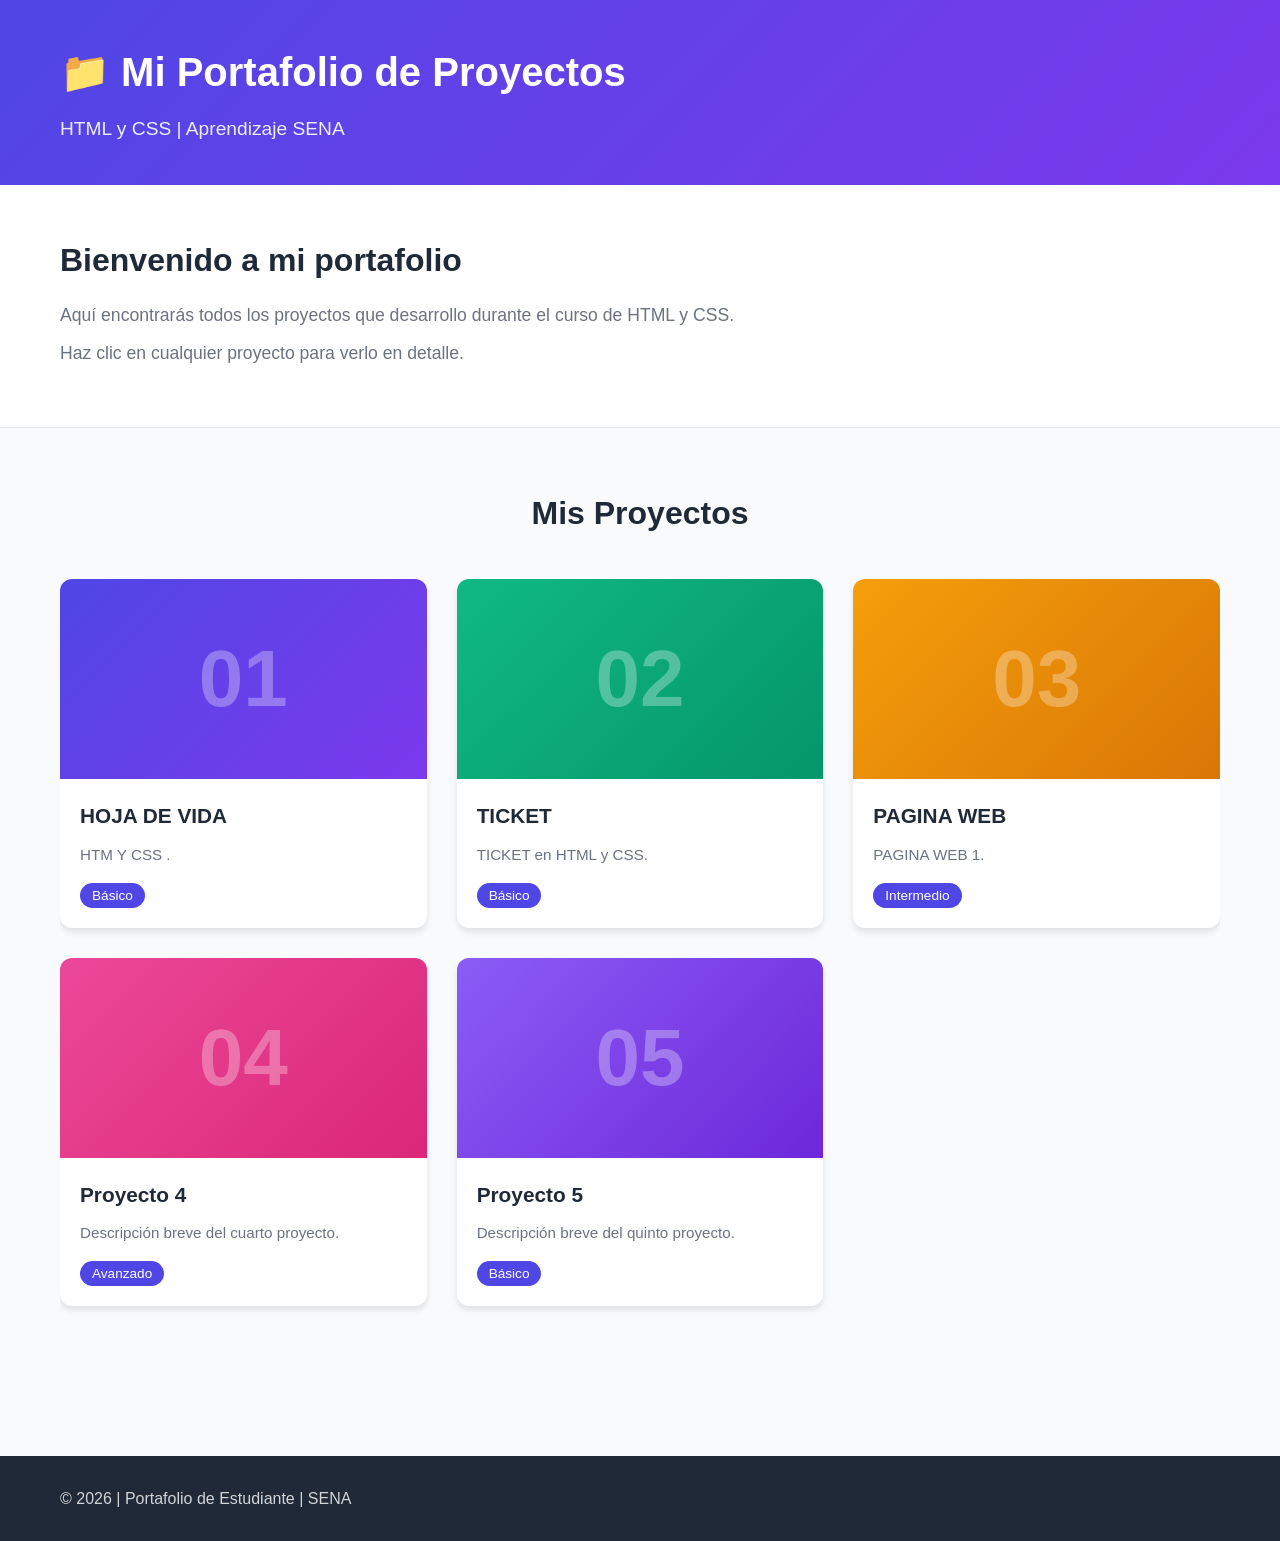
<file: index.HTML>
<!DOCTYPE html>
<html lang="es">
<head>
    <meta charset="UTF-8">
    <meta name="viewport" content="width=device-width, initial-scale=1.0">
    <title>Mis Proyectos | Portafolio de Estudiante</title>
    <link rel="stylesheet" href="3.CSS">
</head>
<body>
    <header class="header">
        <div class="container">
            <h1 class="titulo">📁 Mi Portafolio de Proyectos</h1>
            <p class="subtitulo">HTML y CSS | Aprendizaje SENA</p>
        </div>
    </header>

    <section class="hero">
        <div class="container">
            <h2>Bienvenido a mi portafolio</h2>
            <p>Aquí encontrarás todos los proyectos que desarrollo durante el curso de HTML y CSS.</p>
            <p>Haz clic en cualquier proyecto para verlo en detalle.</p>
        </div>
    </section>

    <main class="main">
        <div class="container">
            <h2 class="section-title">Mis Proyectos</h2>

            <div class="galeria">
                <a href="HOJA DE VIDA/HOJA.html" class="proyecto-card">
                    <div class="proyecto-imagen proyecto-1">
                        <span class="numero-proyecto">01</span>
                        <div class="overlay">
                            <span class="ver-mas">Ver Proyecto →</span>
                        </div>
                    </div>
                    <div class="proyecto-info">
                        <h3>HOJA DE VIDA</h3>
                        <p>HTM Y CSS .</p>
                        <span class="etiqueta">Básico</span>
                    </div>
                </a>

                <a href="TICKET/TICKET.HTML" class="proyecto-card">
                    <div class="proyecto-imagen proyecto-2">
                        <span class="numero-proyecto">02</span>
                        <div class="overlay">
                            <span class="ver-mas">Ver Proyecto →</span>
                        </div>
                    </div>
                    <div class="proyecto-info">
                        <h3>TICKET</h3>
                        <p>TICKET en HTML y CSS.</p>
                        <span class="etiqueta">Básico</span>
                    </div>
                </a>

                <a href="PAGINA WEB/1.HTML" class="proyecto-card">
                    <div class="proyecto-imagen proyecto-3">
                        <span class="numero-proyecto">03</span>
                        <div class="overlay">
                            <span class="ver-mas">Ver Proyecto →</span>
                        </div>
                    </div>
                    <div class="proyecto-info">
                        <h3>PAGINA WEB</h3>
                        <p>PAGINA WEB 1.</p>
                        <span class="etiqueta">Intermedio</span>
                    </div>
                </a>

                <a href="./proyecto3/index.html" class="proyecto-card">
                    <div class="proyecto-imagen proyecto-4">
                        <span class="numero-proyecto">04</span>
                        <div class="overlay">
                            <span class="ver-mas">Ver Proyecto →</span>
                        </div>
                    </div>
                    <div class="proyecto-info">
                        <h3>Proyecto 4</h3>
                        <p>Descripción breve del cuarto proyecto.</p>
                        <span class="etiqueta">Avanzado</span>
                    </div>
                </a>

                <a href="2.HTML" class="proyecto-card">
                    <div class="proyecto-imagen proyecto-5">
                        <span class="numero-proyecto">05</span>
                        <div class="overlay">
                            <span class="ver-mas">Ver Proyecto →</span>
                        </div>
                    </div>
                    <div class="proyecto-info">
                        <h3>Proyecto 5</h3>
                        <p>Descripción breve del quinto proyecto.</p>
                        <span class="etiqueta">Básico</span>
                    </div>
                </a>

            </div>
        </div>
    </main>

    <footer class="footer">
        <div class="container">
            <p>&copy; 2026 | Portafolio de Estudiante | SENA</p>
        </div>
    </footer>
</body>
</html>
</file>
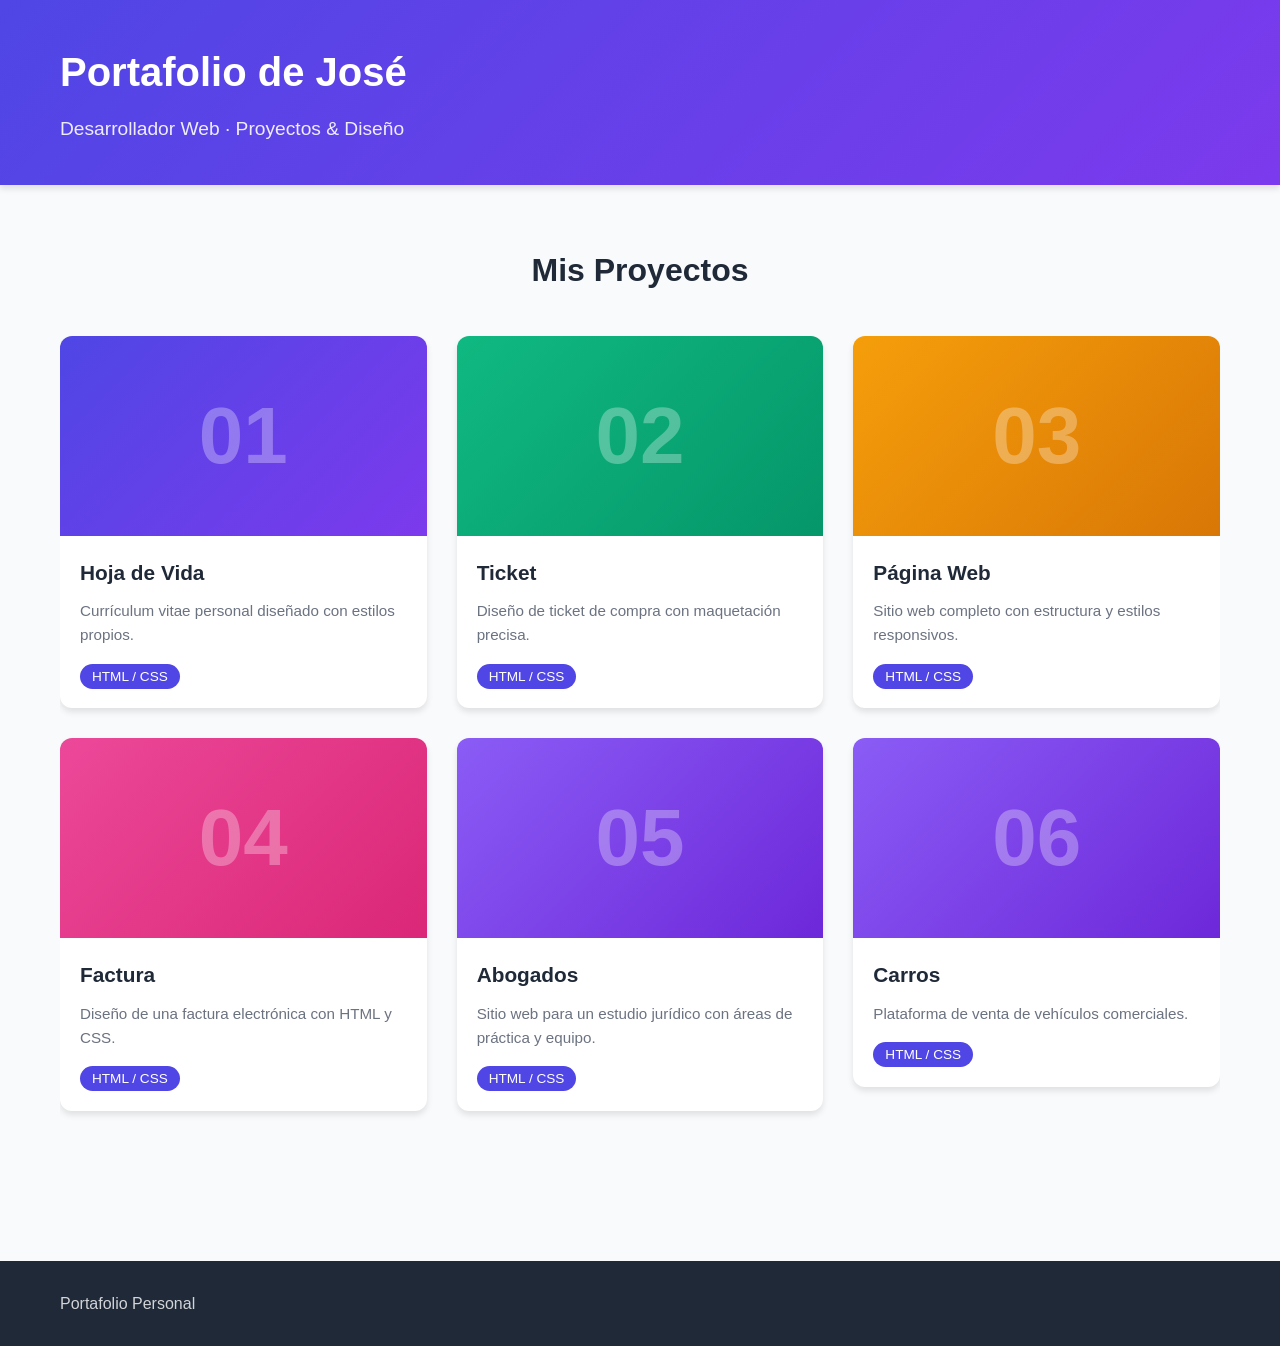
<file: index.html>
<!DOCTYPE html>
<html lang="es">
<head>
    <meta charset="UTF-8">
    <meta name="viewport" content="width=device-width, initial-scale=1.0">
    <title>PORTAFOLIO DE JOSE</title>
</head>
<body>

    <header class="header">
        <div class="container">
            <h1 class="titulo">Portafolio de José</h1>
            <p class="subtitulo">Desarrollador Web · Proyectos & Diseño</p>
        </div>
    </header>

    <main class="main">
        <div class="container">
            <h2 class="section-title">Mis Proyectos</h2>
            <div class="galeria">

                <a href="HOJA%20DE%20VIDA/HOJA.html" class="proyecto-card">
                    <div class="proyecto-imagen proyecto-1">
                        <span class="numero-proyecto">01</span>
                        <div class="overlay"><span class="ver-mas">Ver Proyecto</span></div>
                    </div>
                    <div class="proyecto-info">
                        <h3>Hoja de Vida</h3>
                        <p>Currículum vitae personal diseñado con estilos propios.</p>
                        <span class="etiqueta">HTML / CSS</span>
                    </div>
                </a>

                <a href="TICKET/TICKET.HTML" class="proyecto-card">
                    <div class="proyecto-imagen proyecto-2">
                        <span class="numero-proyecto">02</span>
                        <div class="overlay"><span class="ver-mas">Ver Proyecto</span></div>
                    </div>
                    <div class="proyecto-info">
                        <h3>Ticket</h3>
                        <p>Diseño de ticket de compra con maquetación precisa.</p>
                        <span class="etiqueta">HTML / CSS</span>
                    </div>
                </a>

                <a href="PAGINA WEB/1.HTML" class="proyecto-card">
                    <div class="proyecto-imagen proyecto-3">
                        <span class="numero-proyecto">03</span>
                        <div class="overlay"><span class="ver-mas">Ver Proyecto</span></div>
                    </div>
                    <div class="proyecto-info">
                        <h3>Página Web</h3>
                        <p>Sitio web completo con estructura y estilos responsivos.</p>
                        <span class="etiqueta">HTML / CSS</span>
                    </div>
                </a>

                <a href="Factura/index.html" class="proyecto-card">
                    <div class="proyecto-imagen proyecto-4">
                        <span class="numero-proyecto">04</span>
                        <div class="overlay"><span class="ver-mas">Ver Proyecto</span></div>
                    </div>
                    <div class="proyecto-info">
                        <h3>Factura</h3>
                        <p>Diseño de una factura electrónica con HTML y CSS.</p>
                        <span class="etiqueta">HTML / CSS</span>
                    </div>
                </a>

                <a href="Abogados/index.html" class="proyecto-card">
                    <div class="proyecto-imagen proyecto-5">
                        <span class="numero-proyecto">05</span>
                        <div class="overlay"><span class="ver-mas">Ver Proyecto</span></div>
                    </div>
                    <div class="proyecto-info">
                        <h3>Abogados</h3>
                        <p>Sitio web para un estudio jurídico con áreas de práctica y equipo.</p>
                        <span class="etiqueta">HTML / CSS</span>
                    </div>
                </a>

                <a href="Carros/index.html" class="proyecto-card">
                    <div class="proyecto-imagen proyecto-6">
                        <span class="numero-proyecto">06</span>
                        <div class="overlay"><span class="ver-mas">Ver Proyecto</span></div>
                    </div>
                    <div class="proyecto-info">
                        <h3>Carros</h3>
                        <p>Plataforma de venta de vehículos comerciales.</p>
                        <span class="etiqueta">HTML / CSS</span>
                    </div>
                </a>

            </div>
        </div>
    </main>

    <footer class="footer">
        <div class="container">
            <p>Portafolio Personal</p>
        </div>
    </footer>

    <style>
        :root {
            --primary: #4F46E5;
            --secondary: #10B981;
            --accent: #F59E0B;
            --dark: #1F2937;
            --light: #F9FAFB;
            --white: #ffffff;
            --gray: #6B7280;
        }

        * {
            margin: 0;
            padding: 0;
            box-sizing: border-box;
        }

        body {
            font-family: 'Segoe UI', Tahoma, Geneva, Verdana, sans-serif;
            line-height: 1.6;
            color: var(--dark);
            background-color: var(--light);
        }

        .container {
            max-width: 1200px;
            margin: 0 auto;
            padding: 0 20px;
            text-align: left;
        }

        .header {
            background: linear-gradient(135deg, var(--primary), #7C3AED);
            color: var(--white);
            padding: 40px 0;
            text-align: center;
            box-shadow: 0 4px 6px rgba(0, 0, 0, 0.1);
        }

        .header .titulo {
            font-size: 2.5rem;
            margin-bottom: 10px;
        }

        .header .subtitulo {
            font-size: 1.2rem;
            opacity: 0.9;
        }

        .hero {
            background: var(--white);
            padding: 50px 0;
            text-align: center;
            border-bottom: 1px solid #E5E7EB;
        }

        .hero h2 {
            font-size: 2rem;
            color: var(--dark);
            margin-bottom: 15px;
        }

        .hero p {
            font-size: 1.1rem;
            color: var(--gray);
            margin-bottom: 10px;
        }

        .main {
            padding: 60px 0;
        }

        .section-title {
            font-size: 2rem;
            text-align: center;
            margin-bottom: 40px;
            color: var(--dark);
        }

        .galeria {
            overflow: hidden;
        }

        .proyecto-card {
            float: left;
            width: calc((100% - 60px) / 3);
            margin-right: 30px;
            margin-bottom: 30px;
            background: var(--white);
            border-radius: 12px;
            overflow: hidden;
            box-shadow: 0 4px 6px rgba(0, 0, 0, 0.1);
            transition: transform 0.3s ease, box-shadow 0.3s ease;
            text-decoration: none;
            color: inherit;
        }

        .proyecto-card:nth-child(3n) {
            margin-right: 0;
        }

        .proyecto-card:hover {
            transform: translateY(-8px);
            box-shadow: 0 12px 24px rgba(0, 0, 0, 0.15);
        }

        .proyecto-imagen {
            height: 200px;
            overflow: hidden;
            text-align: center;
            line-height: 200px;
            transition: transform 0.3s ease;
        }

        .proyecto-1 {
            background: linear-gradient(135deg, #4F46E5, #7C3AED);
        }

        .proyecto-2 {
            background: linear-gradient(135deg, #10B981, #059669);
        }

        .proyecto-3 {
            background: linear-gradient(135deg, #F59E0B, #D97706);
        }

        .proyecto-4 {
            background: linear-gradient(135deg, #EC4899, #DB2777);
        }

        .proyecto-5 {
            background: linear-gradient(135deg, #8B5CF6, #6D28D9);
        }

        .proyecto-6 {
           background: linear-gradient(135deg, #8B5CF6, #6D28D9);
        }

        .numero-proyecto {
            font-size: 5rem;
            font-weight: bold;
            color: rgba(255, 255, 255, 0.3);
            transition: transform 0.3s ease;
        }

        .proyecto-card:hover .numero-proyecto {
            transform: scale(1.1) rotate(5deg);
        }

        .proyecto-card:hover .proyecto-imagen {
            transform: scale(1.05);
        }

        .overlay {
            margin-top: -200px;
            height: 200px;
            width: 100%;
            background: rgba(79, 70, 229, 0.8);
            text-align: center;
            line-height: 200px;
            opacity: 0;
            transition: opacity 0.3s ease;
        }

        .proyecto-card:hover .overlay {
            opacity: 1;
        }

        .ver-mas {
            color: var(--white);
            font-size: 1.2rem;
            font-weight: bold;
        }

        .proyecto-info {
            padding: 20px;
        }

        .proyecto-info h3 {
            font-size: 1.3rem;
            color: var(--dark);
            margin-bottom: 10px;
        }

        .proyecto-info p {
            color: var(--gray);
            font-size: 0.95rem;
            margin-bottom: 15px;
        }

        .etiqueta {
            background: var(--primary);
            color: var(--white);
            padding: 5px 12px;
            border-radius: 20px;
            font-size: 0.85rem;
        }

        .footer {
            background: var(--dark);
            color: var(--white);
            text-align: center;
            padding: 30px 0;
            margin-top: 60px;
        }

        .footer p {
            opacity: 0.8;
        }

        @media (max-width: 768px) {
            .header .titulo {
                font-size: 1.8rem;
            }

            .hero h2 {
                font-size: 1.5rem;
            }

            .proyecto-card {
                float: none;
                width: 100%;
                margin-right: 0;
            }
        }

        @media (min-width: 769px) and (max-width: 1024px) {
            .proyecto-card {
                width: calc((100% - 30px) / 2);
            }

            .proyecto-card:nth-child(3n) {
                margin-right: 30px;
            }

            .proyecto-card:nth-child(2n) {
                margin-right: 0;
            }
        }
    </style>
</body>
</html>
</file>
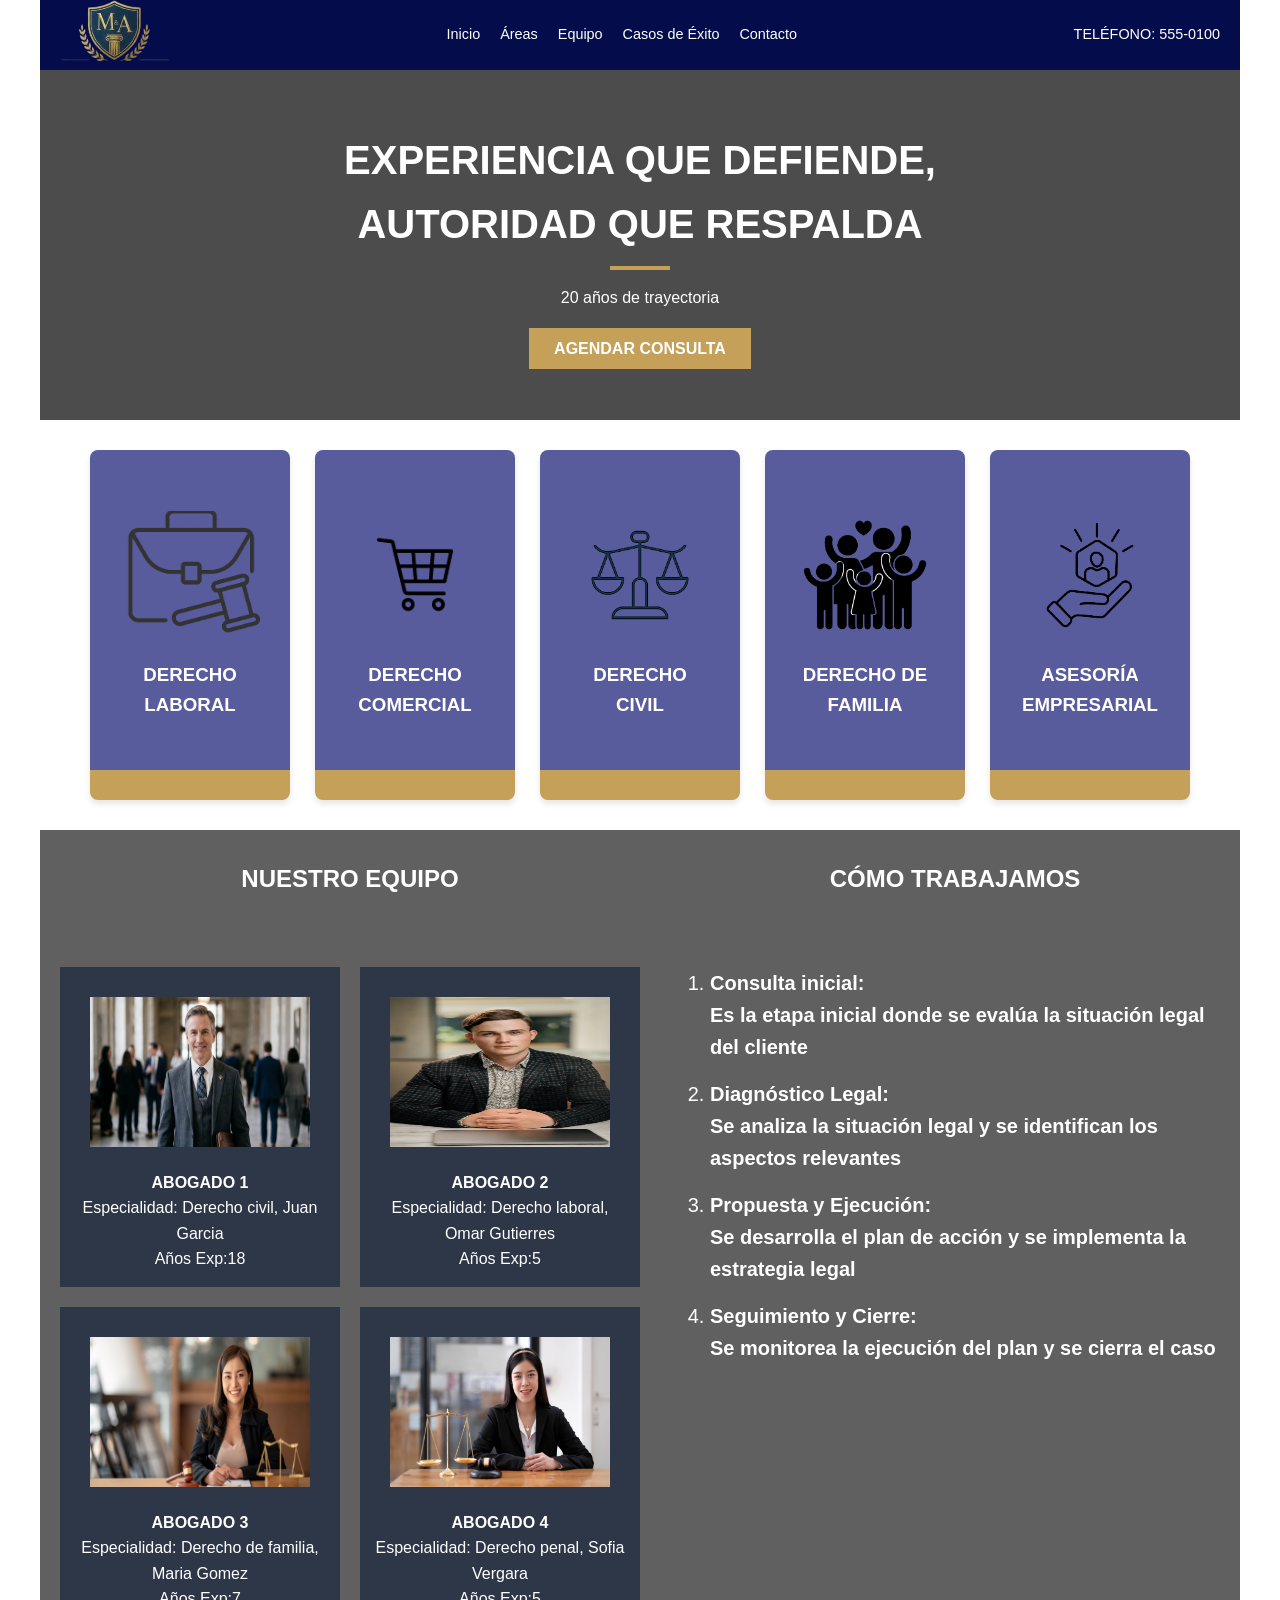
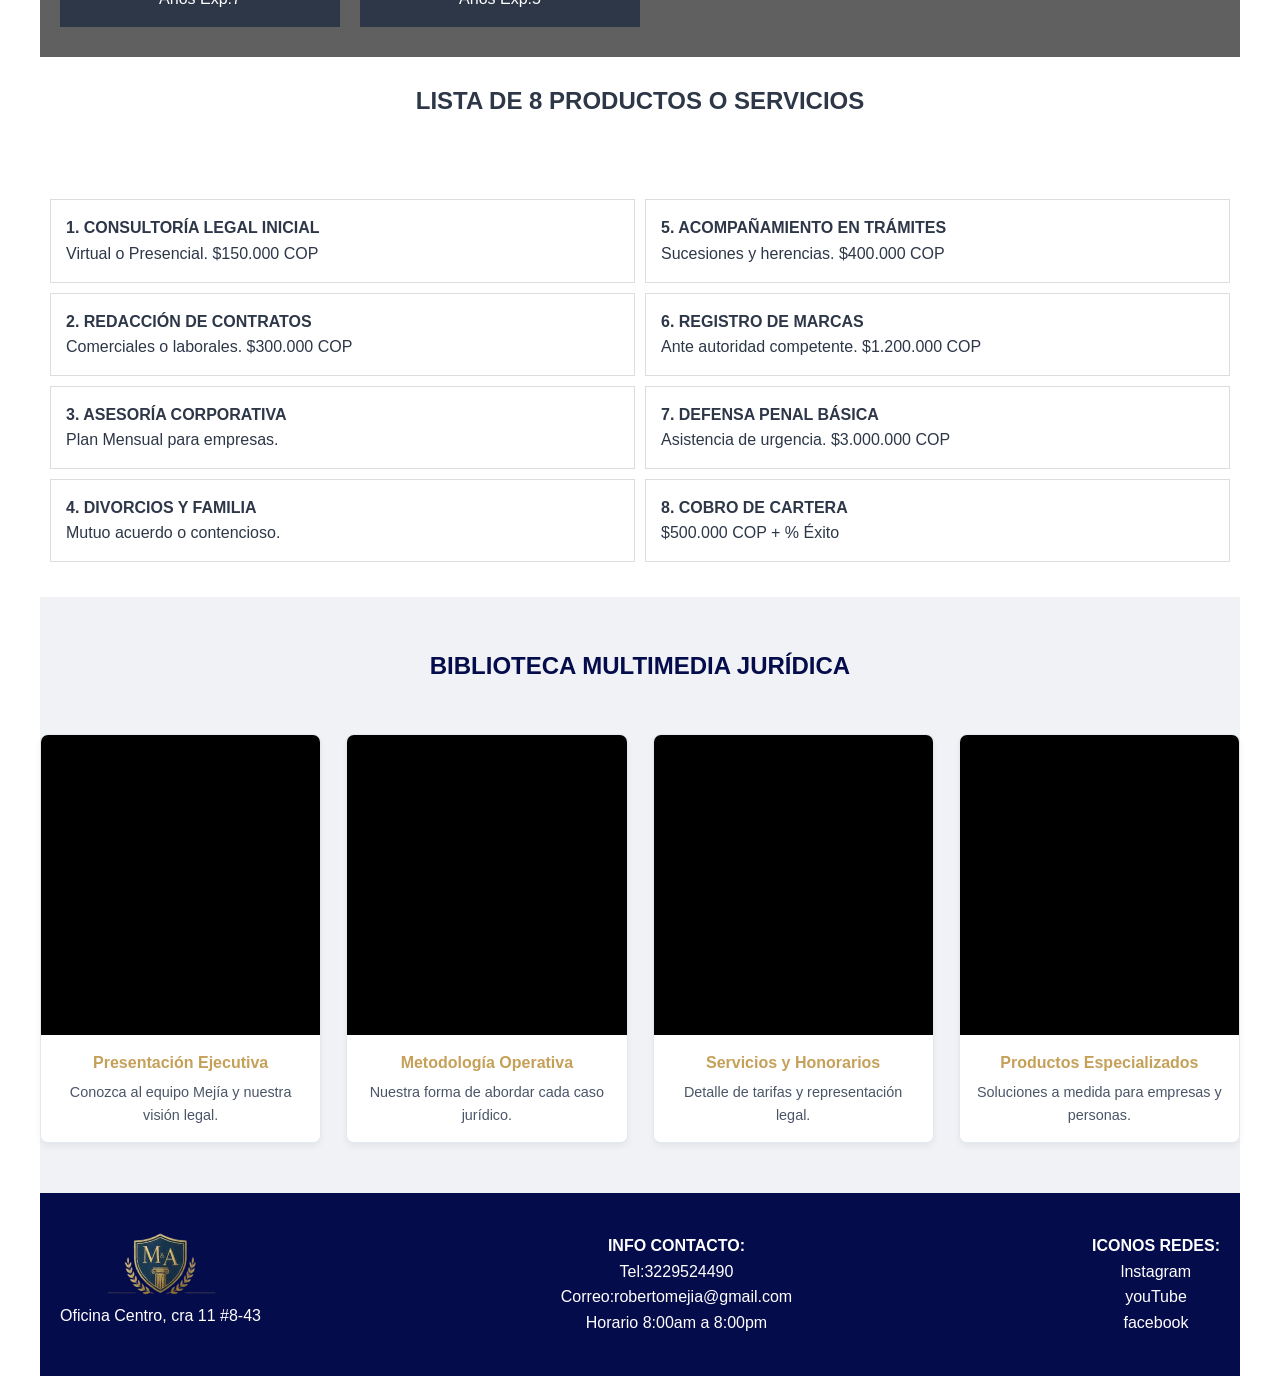
<file: Abogados/index.html>
<!DOCTYPE html>
<html lang="es">
<head>
    <meta charset="UTF-8">
    <meta name="viewport" content="width=device-width, initial-scale=1.0">
    <title>Mejía & Asociados | Estudio Jurídico</title>
    <link rel="stylesheet" href="estilos.css">
    <!-- Iconos para cumplir con el diseño del boceto -->
    <link href="imagenes/WhatsApp Image 2026-05-26 at 9.48.44 AM-Photoroom (1).png" rel="icon">
</head>
<body>

    <!-- 3. ENCABEZADO (Layout: Flexbox H) -->
    <head class="encabezado">
        <div class="contenedor barra-superior">
            <div class="logotipo">
                <i class="fa-solid fa-shield-halved"></i>
                <img src="imagenes/WhatsApp Image 2026-05-26 at 9.48.44 AM-Photoroom (1).png" alt="Logotipo">
            </div>
            <nav class="menu-navegacion">
                <a href="#">Inicio</a>
                <a href="#areas">Áreas</a>
                <a href="#equipo">Equipo</a>
                <a href="#servicios">Casos de Éxito</a>
                <a href="#contacto">Contacto</a>
            </nav>
            <div class="telefono-cabecera">
                TELÉFONO: 555-0100
            </div>
        </div>
    </head>

    
    <!-- 1. PRESENTACIÓN PRINCIPAL (Layout: Flexbox Col) -->
    <section class="presentacion-principal">
        <div class="contenedor-texto">
            <h1 class="titulo-grande">EXPERIENCIA QUE DEFIENDE, AUTORIDAD QUE RESPALDA</h1>
            <p class="subtitulo">20 años de trayectoria</p>
            <br>
            <a href="#contacto" class="boton-accion">AGENDAR CONSULTA</a>
        </div>
    </section>

    <!-- 2. ÁREAS DE PRÁCTICA (Layout: CSS Grid) -->
    <section id="areas" class="seccion-areas contenedor">
        <div class="cuadricula-areas">
            <div class="tarjeta-area">
                <i class="fa-solid fa-briefcase"></i>
                <img src="imagenes/derecho trabajo-Photoroom.png">
                <h3>DERECHO LABORAL</h3>
            </div>
            <div class="tarjeta-area">
                <i class="fa-solid fa-building"></i>
                <img src="imagenes/istockphoto-1987775073-612x612-Photoroom.png" alt="Derecho Comercial">
                <h3>DERECHO COMERCIAL</h3>
            </div>
            <div class="tarjeta-area">
                <i class="fa-solid fa-gavel"></i>
                <img src="imagenes/download-Photoroom.png" alt="Derecho Civil">
                <h3>DERECHO CIVIL</h3>
            </div>
            <div class="tarjeta-area">
                <i class="fa-solid fa-people-roof"></i>
                <img src="./imagenes/1.png" alt="Derecho de Familia">
                <h3>DERECHO DE FAMILIA</h3>
            </div>
            <div class="tarjeta-area">
                <i class="fa-solid fa-chart-line"></i>
                <img src="imagenes/2.png" alt="Derecho Tributario">
                <h3>ASESORÍA EMPRESARIAL</h3>
            </div>
        </div>
    </section>

    <!-- 4. EQUIPO & CÓMO TRABAJAMOS (Layout: CSS Grid 2-Col) -->
    <section id="equipo" class="seccion-equipo-proceso">
        <div class="contenedor cuadricula-equipo">
            <!-- Columna Equipo -->
            <div class="columna-equipo">
                <h2 class="titulo-seccion">NUESTRO EQUIPO</h2>
                <div class="grid-fotos">
                    <div class="foto-perfil">
                        <img src="imagenes/abogado1.jpeg" alt="Abogado" class="foto-perfil">
                        <h4>ABOGADO 1</h4>
                        <p>Especialidad: Derecho civil, Juan Garcia <br> Años Exp:18</p>
                    </div>
                    <div class="foto-perfil">
                        <img src="imagenes/abogado2.jpeg" alt="Abogado" class="foto-perfil">
                        <h4>ABOGADO 2</h4>
                        <p>Especialidad:  Derecho laboral, Omar Gutierres <br> Años Exp:5</p>
                    </div>
                    <div class="foto-perfil">
                        <img src="imagenes/abogado3.jpeg" alt="Abogado" class="foto-perfil">
                        <h4>ABOGADO 3</h4>
                        <p>Especialidad: Derecho de familia, Maria Gomez <br> Años Exp:7</p>
                    </div>
                    <div class="foto-perfil">
                        <img src="imagenes/abogado4.jpeg" alt="Abogado" class="foto-perfil">
                        <h4>ABOGADO 4</h4>
                        <p>Especialidad: Derecho penal, Sofia Vergara <br> Años Exp:5</p>
                    </div>
                </div>
            </div>
            <!-- Columna Proceso -->
            <div class="columna-proceso">
                <h2 class="titulo-seccion">CÓMO TRABAJAMOS</h2>
                <ol class="lista-proceso">
                    <li><strong>Consulta inicial:<br> Es la etapa inicial donde se evalúa la situación legal del cliente</strong></li>
                    <li><strong>Diagnóstico Legal:<br> Se analiza la situación legal y se identifican los aspectos relevantes</strong></li>
                    <li><strong>Propuesta y Ejecución:<br> Se desarrolla el plan de acción y se implementa la estrategia legal</strong></li>
                    <li><strong>Seguimiento y Cierre:<br> Se monitorea la ejecución del plan y se cierra el caso</strong></li>
                </ol>
            </div>
        </div>
    </section>

    <!-- 5. LISTA DE SERVICIOS (Layout: CSS Grid 2-Col) -->
    <section id="servicios" class="seccion-servicios contenedor">
        <h2 class="titulo-seccion">LISTA DE 8 PRODUCTOS O SERVICIOS</h2>
        <div class="cuadricula-servicios">
            <div class="item-servicio">
                <h4>1. CONSULTORÍA LEGAL INICIAL</h4>
                <p>Virtual o Presencial. $150.000 COP</p>
            </div>
            <div class="item-servicio">
                <h4>5. ACOMPAÑAMIENTO EN TRÁMITES</h4>
                <p>Sucesiones y herencias. $400.000 COP</p>
            </div>
            <div class="item-servicio">
                <h4>2. REDACCIÓN DE CONTRATOS</h4>
                <p>Comerciales o laborales. $300.000 COP</p>
            </div>
            <div class="item-servicio">
                <h4>6. REGISTRO DE MARCAS</h4>
                <p>Ante autoridad competente. $1.200.000 COP</p>
            </div>
            <div class="item-servicio">
                <h4>3. ASESORÍA CORPORATIVA</h4>
                <p>Plan Mensual para empresas.</p>
            </div>
            <div class="item-servicio">
                <h4>7. DEFENSA PENAL BÁSICA</h4>
                <p>Asistencia de urgencia. $3.000.000 COP</p>
            </div>
            <div class="item-servicio">
                <h4>4. DIVORCIOS Y FAMILIA</h4>
                <p>Mutuo acuerdo o contencioso.</p>
            </div>
            <div class="item-servicio">
                <h4>8. COBRO DE CARTERA</h4>
                <p>$500.000 COP + % Éxito</p>
            </div>
        </div>
    </section>

<section id="videos" class="seccion-videos contenedor">
    <!-- Título que usará un pseudo-elemento en el CSS -->
    <h2 class="titulo-seccion">BIBLIOTECA MULTIMEDIA JURÍDICA</h2>
    
    <div class="rejilla-videos">
        
        <!-- Tarjeta de Video 1 -->
        <article class="tarjeta-video">
            <div class="envoltorio-video">
                <!-- Usamos /preview para que Drive permita visualizarlo correctamente -->
                <iframe src="https://drive.google.com/file/d/1Z7eraKBK6NW_hJx6n7Cd0TlqE5UPVj6X/preview"  allow="autoplay" allowfullscreen></iframe>
            </div>
            <div class="caja-texto">
                <h4>Presentación Ejecutiva</h4>
                <p>Conozca al equipo Mejía y nuestra visión legal.</p>
            </div>
        </article>

        <!-- Tarjeta de Video 2 -->
        <article class="tarjeta-video">
            <div class="envoltorio-video">
                <iframe src="https://drive.google.com/file/d/1e0mCamGWp3Gqn96uoPJzqt2xFzs3ayfl/preview"  allow="autoplay" allowfullscreen></iframe>
            </div>
            <div class="caja-texto">
                <h4>Metodología Operativa</h4>
                <p>Nuestra forma de abordar cada caso jurídico.</p>
            </div>
        </article>

        <!-- Tarjeta de Video 3 -->
        <article class="tarjeta-video">
            <div class="envoltorio-video">
                <iframe src="https://drive.google.com/file/d/1erQF5re0F80fDydQLFx15hR5BzQQXwjg/preview" allow="autoplay" allowfullscreen></iframe>
            </div>
            <div class="caja-texto">
                <h4>Servicios y Honorarios</h4>
                <p>Detalle de tarifas y representación legal.</p>
            </div>
        </article>

        <!-- Tarjeta de Video 4 -->
        <article class="tarjeta-video">
            <div class="envoltorio-video">
                <iframe src="https://drive.google.com/file/d/1xYeALOtf0kchPM9nA60bSL13EDcpbLbx/preview" allow="autoplay" allowfullscreen></iframe>
            </div>
            <div class="caja-texto">
                <h4>Productos Especializados</h4>
                <p>Soluciones a medida para empresas y personas.</p>
            </div>
        </article>

    </div>
</section>
    <footer class="pie-pagina">
        <div class="contenedor barra-inferior">
            <div class="info-bloque">
                <strong><img src="imagenes/WhatsApp Image 2026-05-26 at 9.48.44 AM-Photoroom (1).png" alt="Logotipo"></strong>
                <p>Oficina Centro, cra 11 #8-43</p>
            </div>
            <div class="info-bloque">
                <strong>INFO CONTACTO:</strong>
                <p>Tel:3229524490<br>Correo:robertomejia@gmail.com<br>Horario 8:00am a 8:00pm</p>
            </div>
            <div class="info-bloque">
                <strong>ICONOS REDES:</strong>
                <p>lnstagram<br> youTube<br>facebook</p>
            </div>
        </div>
    </footer>
</body>
</html>
</file>
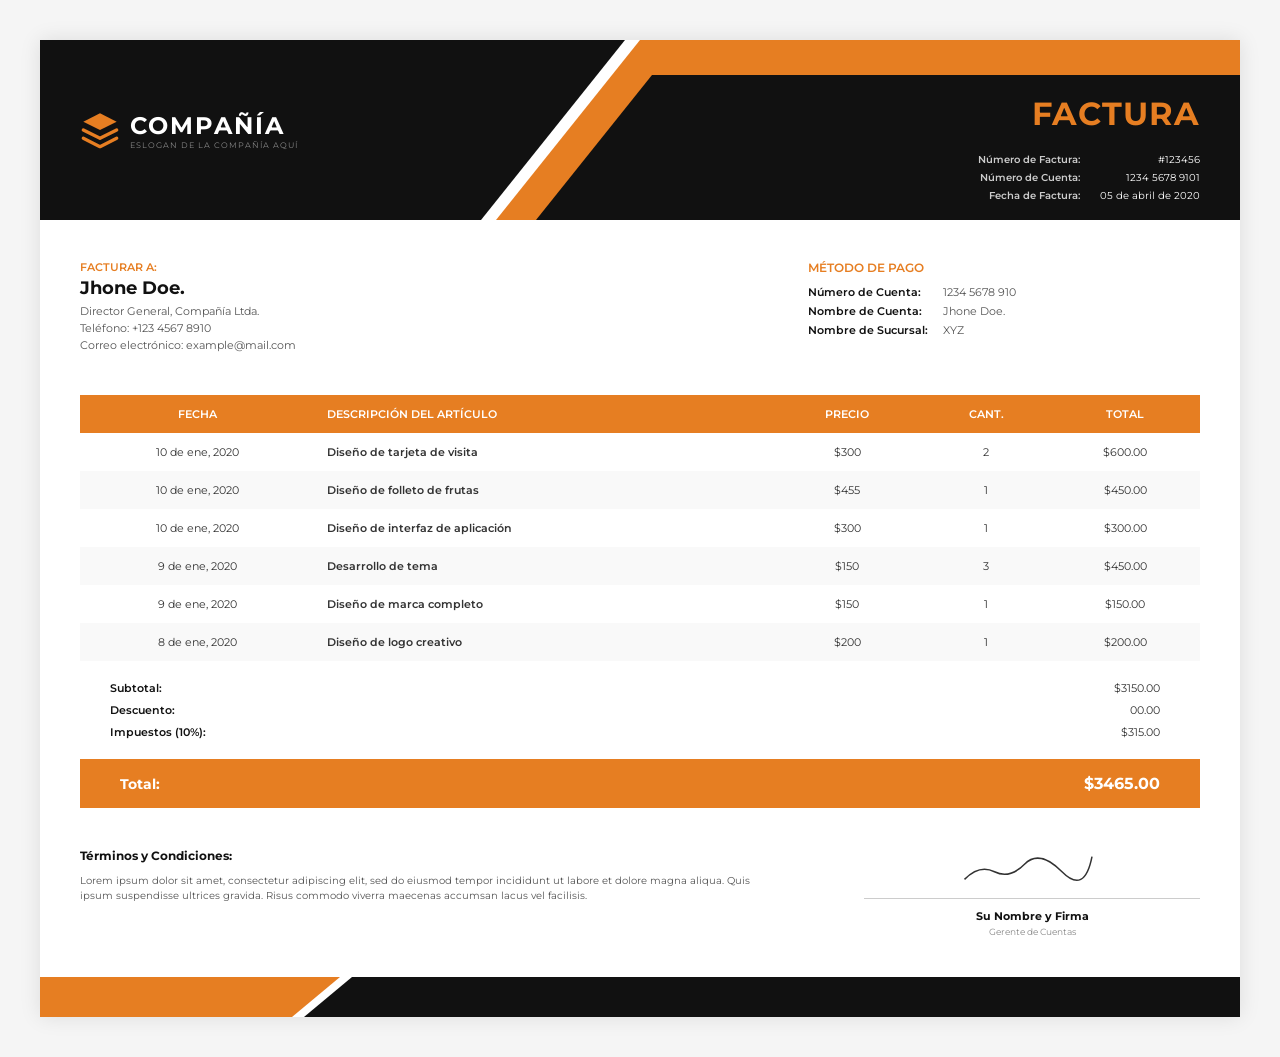
<file: Factura/index.html>
<!DOCTYPE html>
<html lang="es">
<head>
    <meta charset="UTF-8">
    <meta name="viewport" content="width=device-width, initial-scale=1.0">
    <title>Factura</title>
    <link href="https://fonts.googleapis.com/css2?family=Montserrat:wght@400;600;700&display=swap" rel="stylesheet">
    <link rel="stylesheet" href="2.css">
</head>
<body>
    <!-- CONTENEDOR PRINCIPAL: Envuelve toda la factura -->
    <div class="invoice-container">
        
        <!-- ENCABEZADO SUPERIOR: Logo, información de empresa y detalles de factura -->
        <header class="header">
            <div class="header-left">
                <div class="logo-container">
                    <div class="logo-icon">
                        <svg viewBox="0 0 24 24" fill="none" xmlns="http://www.w3.org/2000/svg">
                            <path d="M12 2L2 7L12 12L22 7L12 2Z" fill="#E67E22"/>
                            <path d="M2 17L12 22L22 17M2 12L12 17L22 12" stroke="#E67E22" stroke-width="2" stroke-linecap="round" stroke-linejoin="round"/>
                        </svg>
                    </div>
                    <div class="company-info">
                        <h1>COMPAÑÍA</h1>
                        <p>ESLOGAN DE LA COMPAÑÍA AQUÍ</p>
                    </div>
                </div>
            </div>
            <div class="header-center"></div>
            <div class="header-right">
                <h2>FACTURA</h2>
                <div class="invoice-details-header">
                    <div class="label">Número de Factura:</div>
                    <div class="value">#123456</div>
                    <div class="label">Número de Cuenta:</div>
                    <div class="value">1234 5678 9101</div>
                    <div class="label">Fecha de Factura:</div>
                    <div class="value">05 de abril de 2020</div>
                </div>
            </div>
        </header>

        <!-- CONTENIDO PRINCIPAL: Información de cobro, tabla de artículos, y suma de totales -->
        <main class="content">
            
            <!-- SECCIÓN DE INFORMACIÓN DE FACTURACIÓN Y PAGO -->
            <div class="top-section">
                <div class="billing-info">
                    <p class="section-title">FACTURAR A:</p>
                    <h3>Jhone Doe.</h3>
                    <p>Director General, Compañía Ltda.</p>
                    <p>Teléfono: +123 4567 8910</p>
                    <p>Correo electrónico: example@mail.com</p>
                </div>
                <div class="payment-info">
                    <p class="section-title">Método de Pago</p>
                    <div class="payment-details">
                        <div class="label">Número de Cuenta:</div>
                        <div class="value">1234 5678 910</div>
                        <div class="label">Nombre de Cuenta:</div>
                        <div class="value">Jhone Doe.</div>
                        <div class="label">Nombre de Sucursal:</div>
                        <div class="value">XYZ</div>
                    </div>
                </div>
            </div>

            <!-- TABLA DE ARTÍCULOS: Lista de productos o servicios facturados -->
            <table class="invoice-table">
                <thead>
                    <tr>
                        <th>FECHA</th>
                        <th>DESCRIPCIÓN DEL ARTÍCULO</th>
                        <th>PRECIO</th>
                        <th>CANT.</th>
                        <th>TOTAL</th>
                    </tr>
                </thead>
                <tbody>
                    <tr>
                        <td>10 de ene, 2020</td>
                        <td>Diseño de tarjeta de visita</td>
                        <td>$300</td>
                        <td>2</td>
                        <td>$600.00</td>
                    </tr>
                    <tr>
                        <td>10 de ene, 2020</td>
                        <td>Diseño de folleto de frutas</td>
                        <td>$455</td>
                        <td>1</td>
                        <td>$450.00</td>
                    </tr>
                    <tr>
                        <td>10 de ene, 2020</td>
                        <td>Diseño de interfaz de aplicación</td>
                        <td>$300</td>
                        <td>1</td>
                        <td>$300.00</td>
                    </tr>
                    <tr>
                        <td>9 de ene, 2020</td>
                        <td>Desarrollo de tema</td>
                        <td>$150</td>
                        <td>3</td>
                        <td>$450.00</td>
                    </tr>
                    <tr>
                        <td>9 de ene, 2020</td>
                        <td>Diseño de marca completo</td>
                        <td>$150</td>
                        <td>1</td>
                        <td>$150.00</td>
                    </tr>
                    <tr>
                        <td>8 de ene, 2020</td>
                        <td>Diseño de logo creativo</td>
                        <td>$200</td>
                        <td>1</td>
                        <td>$200.00</td>
                    </tr>
                </tbody>
            </table>

            <!-- SECCIÓN DE CÁLCULOS SUBTOTALES: Subtotal, descuentos e impuestos -->
            <div class="totals-section">
                <div class="totals-grid">
                    <div class="label">Subtotal:</div>
                    <div class="value">$3150.00</div>
                    <div class="label">Descuento:</div>
                    <div class="value">00.00</div>
                    <div class="label">Impuestos (10%):</div>
                    <div class="value">$315.00</div>
                </div>
            </div>

            <!-- BARRA DE GRAN TOTAL: Cantidad de pago final -->
            <div class="grand-total-bar">
                <div class="label">Total:</div>
                <div class="value">$3465.00</div>
            </div>

            <!-- PIE DE FACTURA (Contenido): Términos y firma -->
            <div class="footer-info">
                <div class="terms-conditions">
                    <h4>Términos y Condiciones:</h4>
                    <p>Lorem ipsum dolor sit amet, consectetur adipiscing elit, sed do eiusmod tempor incididunt ut labore et dolore magna aliqua. Quis ipsum suspendisse ultrices gravida. Risus commodo viverra maecenas accumsan lacus vel facilisis.</p>
                </div>
                <div class="signature">
                    <img src="https://upload.wikimedia.org/wikipedia/commons/f/fa/Signature_of_John_Hancock.png" alt="Firma" class="signature-img" onerror="this.src='data:image/svg+xml;utf8,<svg xmlns=\'http://www.w3.org/2000/svg\' viewBox=\'0 0 200 50\'><path d=\'M10,40 Q30,20 50,30 T90,20 T140,30 T180,10\' stroke=\'black\' fill=\'transparent\' stroke-width=\'2\'/></svg>'">
                    <div class="line"></div>
                    <p class="name">Su Nombre y Firma</p>
                    <p class="title">Gerente de Cuentas</p>
                </div>
            </div>
        </main>
        
        <!-- PIE DE DISEÑO INFERIOR DE LA PÁGINA (Estilos): Franjas naranja y negro -->
        <footer class="bottom-footer">
            <div class="footer-orange"></div>
            <div class="footer-black"></div>
        </footer>
    </div>
</body>
</html>
</file>
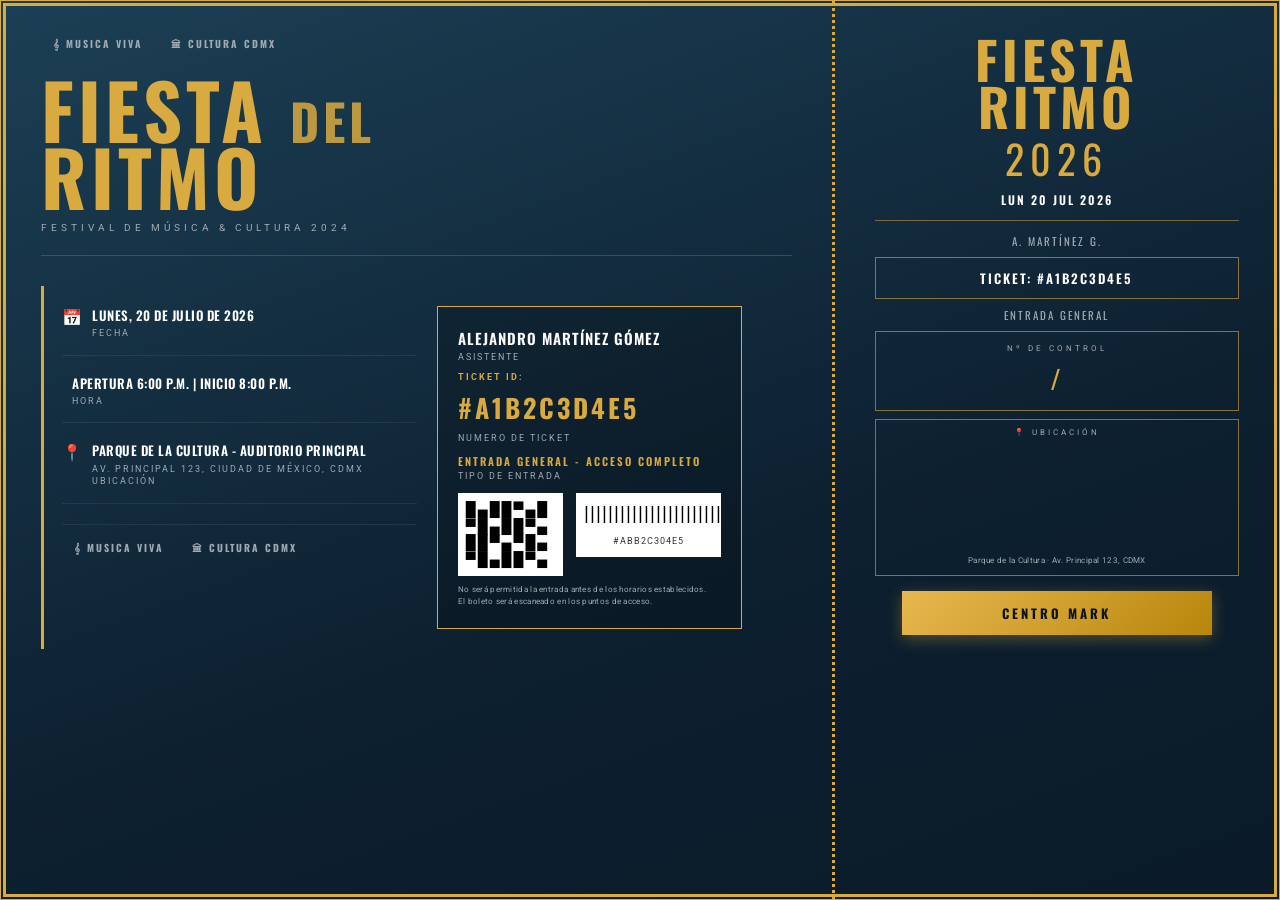
<file: TICKET/TICKET.HTML>
<!DOCTYPE html>
<html lang="es">
<head>
<meta charset="UTF-8">
<title>Ticket Fiesta del Ritmo</title>
<link rel="stylesheet" href="style.css">
</head>
<body>

<div class="ticket-exterior">
    <div class="columna-izquierda">
        <div class="logos-top">
            <span class="logo-ph">&#119070; MUSICA VIVA</span>
            <span class="logo-ph">&#127963; CULTURA CDMX</span>
        </div>
        <div class="titulo-principal">
            <div class="texto-fiesta">FIESTA <span class="texto-del">DEL</span></div>
            <div class="texto-ritmo">RITMO</div>
            <div class="subtitulo">FESTIVAL DE MÚSICA & CULTURA 2024</div>
        </div>
        <div class="detalles-evento">
            <div class="info-izq">
                <div class="item-info">
                    <div class="icono">&#128197;</div>
                    <div class="texto-info">
                        <h2>LUNES, 20 DE JULIO DE 2026</h2>
                        <p>Fecha</p>
                    </div>
                    <div class="limpiar"></div>
                </div>
                <div class="item-info">
                    <div class="icono"></div>
                    <div class="texto-info">
                        <h2>APERTURA 6:00 P.M. | INICIO 8:00 P.M.</h2>
                        <p>Hora</p>
                    </div>
                    <div class="limpiar"></div>
                </div>
                <div class="item-info">
                    <div class="icono">&#128205;</div>
                    <div class="texto-info">
                        <h2>PARQUE DE LA CULTURA - AUDITORIO PRINCIPAL</h2>
                        <p>Av. Principal 123, Ciudad de México, CDMX</p>
                        <p>Ubicación</p>
                    </div>
                    <div class="limpiar"></div>
                </div>
                <div class="logos-bottom">
                    <span class="logo-ph">&#119070; MUSICA VIVA</span>
                    <span class="logo-ph">&#127963; CULTURA CDMX</span>
                </div>
            </div>
            <div class="info-der">
                <h3>ALEJANDRO MARTÍNEZ GÓMEZ</h3>
                <p class="etiqueta">Asistente</p>
                <p class="etiqueta-id">TICKET ID:</p>
                <h4>#A1B2C3D4E5</h4>
                <p class="etiqueta">Numero de Ticket</p>
                <h5>ENTRADA GENERAL - ACCESO COMPLETO</h5>
                <p class="etiqueta">Tipo de Entrada</p>
                <div class="zona-codigos">
                    <div class="qr">
                        &#9608;&#9604;&#9608;&#9608;&#9600;&#9604;&#9608;<br>
                        &#9600;&#9608;&#9604;&#9608;&#9608;&#9600;&#9604;<br>
                        &#9608;&#9608;&#9600;&#9604;&#9600;&#9608;&#9604;<br>
                        &#9600;&#9608;&#9604;&#9608;&#9608;&#9600;&#9604;
                    </div>
                    <div class="barras">
                        |||||||||||||||||||||||<br>
                        <span class="codigo-txt">#ABB2C304E5</span>
                    </div>
                    <div class="limpiar"></div>
                </div>
                <p class="legales">No será permitida la entrada antes de los horarios establecidos.<br>El boleto será escaneado en los puntos de acceso.</p>
            </div>
            <div class="limpiar"></div>
        </div>
    </div>
    <div class="columna-derecha">
        <h1>FIESTA<br>RITMO<br><span class="anio">2026</span></h1>
        <h2>LUN 20 JUL 2026</h2>
        <hr>
        <h3>A. MARTÍNEZ G.</h3>
        <div class="caja-id">TICKET: #A1B2C3D4E5</div>
        <h4>ENTRADA GENERAL</h4>
        <div class="caja-control">
            <p class="etiqueta-control">Nº DE CONTROL</p>
            <div class="espacio-control">/</div>
        </div>
        <div class="mapa-ubicacion">
            <p class="etiqueta-control">&#128205; UBICACIÓN</p>
            <iframe src="https://www.openstreetmap.org/export/embed.html?bbox=-99.1550%2C19.4200%2C-99.1350%2C19.4350&amp;layer=mapnik&amp;marker=19.4274%2C-99.1450" allowfullscreen loading="lazy"></iframe>
            <p class="legales">Parque de la Cultura · Av. Principal 123, CDMX</p>
        </div>
        <p class="texto-marca">CENTRO MARK</p>
    </div>
    <div class="limpiar"></div>
</div>

</body>
</html>
</file>
<file: 3.CSS>
:root {
    --primary: #4F46E5;
    --secondary: #10B981;
    --accent: #F59E0B;
    --dark: #1F2937;
    --light: #F9FAFB;
    --white: #ffffff;
    --gray: #6B7280;
}

* {
    margin: 0;
    padding: 0;
    box-sizing: border-box;
}

body {
    font-family: 'Segoe UI', Tahoma, Geneva, Verdana, sans-serif;
    line-height: 1.6;
    color: var(--dark);
    background-color: var(--light);
}

.container {
    max-width: 1200px;
    margin: 0 auto;
    padding: 0 20px;
    text-align: left;
}

.header {
    background: linear-gradient(135deg, var(--primary), #7C3AED);
    color: var(--white);
    padding: 40px 0;
    text-align: center;
    box-shadow: 0 4px 6px rgba(0, 0, 0, 0.1);
}

.header .titulo {
    font-size: 2.5rem;
    margin-bottom: 10px;
}

.header .subtitulo {
    font-size: 1.2rem;
    opacity: 0.9;
}

.hero {
    background: var(--white);
    padding: 50px 0;
    text-align: center;
    border-bottom: 1px solid #E5E7EB;
}

.hero h2 {
    font-size: 2rem;
    color: var(--dark);
    margin-bottom: 15px;
}

.hero p {
    font-size: 1.1rem;
    color: var(--gray);
    margin-bottom: 10px;
}

.main {
    padding: 60px 0;
}

.section-title {
    font-size: 2rem;
    text-align: center;
    margin-bottom: 40px;
    color: var(--dark);
}

.galeria {
    overflow: hidden;
}

.proyecto-card {
    float: left;
    width: calc((100% - 60px) / 3);
    margin-right: 30px;
    margin-bottom: 30px;
    background: var(--white);
    border-radius: 12px;
    overflow: hidden;
    box-shadow: 0 4px 6px rgba(0, 0, 0, 0.1);
    transition: transform 0.3s ease, box-shadow 0.3s ease;
    text-decoration: none;
    color: inherit;
}

.proyecto-card:nth-child(3n) {
    margin-right: 0;
}

.proyecto-card:hover {
    transform: translateY(-8px);
    box-shadow: 0 12px 24px rgba(0, 0, 0, 0.15);
}

.proyecto-imagen {
    height: 200px;
    overflow: hidden;
    text-align: center;
    line-height: 200px;
    transition: transform 0.3s ease;
}

.proyecto-1 {
    background: linear-gradient(135deg, #4F46E5, #7C3AED);
}

.proyecto-2 {
    background: linear-gradient(135deg, #10B981, #059669);
}

.proyecto-3 {
    background: linear-gradient(135deg, #F59E0B, #D97706);
}

.proyecto-4 {
    background: linear-gradient(135deg, #EC4899, #DB2777);
}

.proyecto-5 {
    background: linear-gradient(135deg, #8B5CF6, #6D28D9);
}

.proyecto-6 {
    background: linear-gradient(135deg, rgba(220, 38, 38, 0.85), rgba(153, 27, 27, 0.85)), url('https://images.unsplash.com/photo-1605559424843-9e4c228bf1c2?auto=format&fit=crop&w=600&q=80');
    background-size: cover;
    background-position: center;
}

.numero-proyecto {
    font-size: 5rem;
    font-weight: bold;
    color: rgba(255, 255, 255, 0.3);
    transition: transform 0.3s ease;
}

.proyecto-card:hover .numero-proyecto {
    transform: scale(1.1) rotate(5deg);
}

.proyecto-card:hover .proyecto-imagen {
    transform: scale(1.05);
}

.overlay {
    margin-top: -200px;
    height: 200px;
    width: 100%;
    background: rgba(79, 70, 229, 0.8);
    text-align: center;
    line-height: 200px;
    opacity: 0;
    transition: opacity 0.3s ease;
}

.proyecto-card:hover .overlay {
    opacity: 1;
}

.ver-mas {
    color: var(--white);
    font-size: 1.2rem;
    font-weight: bold;
}

.proyecto-info {
    padding: 20px;
}

.proyecto-info h3 {
    font-size: 1.3rem;
    color: var(--dark);
    margin-bottom: 10px;
}

.proyecto-info p {
    color: var(--gray);
    font-size: 0.95rem;
    margin-bottom: 15px;
}

.etiqueta {
    background: var(--primary);
    color: var(--white);
    padding: 5px 12px;
    border-radius: 20px;
    font-size: 0.85rem;
}

.footer {
    background: var(--dark);
    color: var(--white);
    text-align: center;
    padding: 30px 0;
    margin-top: 60px;
}

.footer p {
    opacity: 0.8;
}

@media (max-width: 768px) {
    .header .titulo {
        font-size: 1.8rem;
    }

    .hero h2 {
        font-size: 1.5rem;
    }

    .proyecto-card {
        float: none;
        width: 100%;
        margin-right: 0;
    }
}

@media (min-width: 769px) and (max-width: 1024px) {
    .proyecto-card {
        width: calc((100% - 30px) / 2);
    }

    .proyecto-card:nth-child(3n) {
        margin-right: 30px;
    }

    .proyecto-card:nth-child(2n) {
        margin-right: 0;
    }
}
</file>
<file: Abogados/estilos.css>
/* VARIABLES CSS (Obligación técnica) */
:root {
    --dorado: #c5a059;
    --blanco: #ffffff;
    --gris-claro: #595b5c;
    --texto: #2d3748;
    --primario: rgb(5, 12, 75);
    --azul-pastel: rgb(96, 96, 96);
    --javier: rgb(88, 91, 156);
}

/* RESETEO Y BÁSICOS */
* {
    margin: 0;
    padding: 0;
    box-sizing: border-box;
}

body {
    font-family: 'Segoe UI', Tahoma, Geneva, Verdana, sans-serif;
    color: var(--texto);
    line-height: 1.6;
}

.contenedor {
    max-width: 1200px;
    margin: 0 auto;
    padding: 0 20px;
}

/* ENCABEZADO (Flexbox H) */
.encabezado {
    background: var(--primario);
    color: var(--blanco);
    padding: 20px 0;
}



.barra-superior {
    display: flex; /* FLEXBOX */
    justify-content: space-between;
    align-items: center;
    background: var(--primario);
}

.menu-navegacion {
    display: flex; /* FLEXBOX */
    gap: 20px;
}

.menu-navegacion a {
    color: var(--blanco);
    text-decoration: none;
    font-size: 0.9rem;
}

.menu-navegacion a:hover {
    color: var(--dorado);
}

/* PRESENTACIÓN (Flexbox Col) */
.presentacion-principal {
    background: linear-gradient(rgba(0,0,0,0.7), rgba(0,0,0,0.7)), url('https://via.placeholder.com/1920x600');
    background-size: cover;
    height: 350px;
    display: flex; 
    flex-direction: column; 
    justify-content: center;
    align-items: center;
    text-align: center;
    color: var(--blanco);
    max-width: 1200px;
    margin: 0 auto;

}

.titulo-grande {
    font-size: 2.5rem;
    max-width: 800px;
    margin-bottom: 15px; /* Margin en lugar de <br> */
}

.foto-perfil img{
    width: 250px;
    height: 180px;
}

.tarjeta-area img {
    width: 80%;
    height: 200px;
    margin-bottom: 15px;
}


.boton-accion {
    background: var(--dorado);
    color: var(--blanco);
    padding: 12px 25px;
    text-decoration: none;
    margin-top: 20px;
    font-weight: bold;
}

/* PSEUDO-ELEMENTO (Obligación técnica) */
.titulo-grande::after {
    content: "";
    display: block;
    width: 60px;
    height: 4px;
    background: var(--dorado);
    margin: 10px auto;
}

/* ÁREAS (CSS Grid) */
.seccion-areas {
    padding: 20px 0;
}

.cuadricula-areas {
    display: grid; /* GRID */
    grid-template-columns: repeat(3, 1fr);
    gap: 20px;
    
}

.tarjeta-area {
    background: var(--javier);
    padding: 30px;
    text-align: center;
    border-bottom: 3px solid var(--dorado);
}

.tarjeta-area i {
    font-size: 2rem;
    color: var(--dorado);
    margin-bottom: 10px;
}

/* EQUIPO Y PROCESO (Grid 2-Col) */
.seccion-equipo-proceso {
    background: var(--azul-pastel);
    padding: 30px 0;
    max-width: 1200px;
    margin: 0 auto;
}

.cuadricula-equipo {
    display: grid; /* GRID */
    grid-template-columns: 1fr 1fr; /* 2 COLUMNAS */
    gap: 50px;
    color: var(--blanco);

}

.grid-fotos {
    display: grid;
    grid-template-columns: repeat(2, 1fr);
    gap: 20px;
    margin-top: 20px;
}

.foto-perfil {
    background: var(--texto);
    padding: 15px;
    text-align: center;
}

.lista-proceso {
    margin-top: 20px;
    padding-left: 20px;
    font-size: 20px;
}

.lista-proceso li {
    margin-bottom: 15px;
}

/* SERVICIOS (Grid 2-Col) */
.seccion-servicios {
    padding: 25px 0;
}

.cuadricula-servicios {
    padding: 10px;
    display: grid; /* GRID */
    grid-template-columns: 1fr 1fr; /* 2 COLUMNAS */
    gap: 10px;
    margin-top: 30px;
}

.item-servicio {
    border: 1px solid #ddd;
    padding: 15px;
}

/* PIE DE PÁGINA (Flexbox H) */
.pie-pagina {
    background: var(--primario);
    color: var(--blanco);
    padding: 40px 0;
    max-width: 1200px;
    margin: 0 auto;
}

.barra-inferior {
    display: flex; /* FLEXBOX */
    justify-content: space-between;
    text-align: center;
}

/* SECCIÓN VIDEOS */
.seccion-videos {
    padding: var(--espacio-grande) 0;
}

/* TÍTULO CON PSEUDO-ELEMENTO (Obligatorio: ::after) */
.titulo-seccion {
    text-align: center;
    color: var(--color-principal);
    margin-bottom: 50px; /* Sin usar <br> */
    text-transform: uppercase;
    font-family: 'Segoe UI', sans-serif;
}

.titulo-seccion::after {
    content: "";
    display: block;
    width: 70px;
    height: 4px;
    background-color: var(--color-dorado);
    margin: 15px auto 0;
}

/* REJILLA (Obligatorio: CSS Grid) */
.rejilla-videos {
    display: grid;
    /* Manejo de responsividad: se adapta solo (mínimo 300px por tarjeta) */
    grid-template-columns: repeat(auto-fit, minmax(300px, 1fr));
    gap: 30px;
}

/* TARJETA CON PSEUDO-CLASE (Obligatorio: :hover) */
.tarjeta-video {
    background-color: var(--color-blanco);
    border: 1px solid #e2e8f0;
    transition: transform 0.3s ease;
    display: flex; /* Flexbox interno */
    flex-direction: column;
}

.tarjeta-video:hover {
    transform: scale(1.02);
}



.video-proporcional iframe {
    position: absolute;
    top: 0;
    left: 0;
    width: 100%;
    height: 100%;
}

.info-video {
    padding: 20px;
    text-align: center;
}

.info-video h4 {
    color: var(--color-dorado);
    margin-bottom: 10px;
}

.info-video p {
    font-size: 0.9rem;
    color: #4a5568;
}
.telefono-cabecera {
    font-size: 0.9rem;
    color: var(--blanco);
}

.seccion-areas {
            padding: 30px 0;
        }
        
.cuadricula-areas {
            display: grid; /* GRID DE 6 COLUMNAS */
            grid-template-columns: repeat(5, 1fr);
            gap: 25px;
            max-width: 1100px;
            margin: 0 auto;
        }

    .tarjeta-area {
            background: var(--javier);
            text-align: center;
            border-bottom: 30px solid var(--dorado);
            color: var(--blanco);
            border-radius: 8px;
            box-shadow: 0 4px 6px rgba(0,0,0,0.1);
            padding: 40px 30px;
            min-height: 350px;
            box-sizing: border-box;
            width: 100%;
        }

        .tarjeta-area i {
            font-size: 2rem;
            color: var(--dorado);
            margin-bottom: 15px;
            display: block;
        }

        .tarjeta-area img {
            width: 100%;
            max-width: 180px;
            height: 140px;
            object-fit: contain;
            margin: 0 auto 15px;
            display: block;
        }

/* ==================================================
CORRECCIÓN PARA QUE LOS VIDEOS NO SE VEAN CORTADOS
   ================================================== */
.seccion-videos {
    padding: 50px 0;
    background: #f0f2f5;
}

.seccion-videos .titulo-seccion {
    color: var(--primario);
    text-align: center;
    margin-bottom: 30px;
}

.rejilla-videos {
    display: grid;
    grid-template-columns: repeat(auto-fit, minmax(280px, 1fr));
    gap: 25px;
}

.tarjeta-video {
    background-color: var(--blanco);
    border: 1px solid #e2e8f0;
    transition: transform 0.3s ease;
    display: flex; 
    flex-direction: column;
    border-radius: 8px;
    overflow: hidden;
    box-shadow: 0 4px 6px rgba(0,0,0,0.05);
    object-fit: fill;
}

.tarjeta-video:hover {
    transform: translateY(-5px);
}
/* AQUÍ ESTÁ EL CAMBIO IMPORTANTE */
.envoltorio-video {
    position: relative;
    width: 100%;
    aspect-ratio: 16 / 9; /* Mantiene la proporción perfecta del video automáticamente */
    overflow: hidden; 
}

.envoltorio-video iframe {
    position: absolute;
    top: 0;
    left: 0;
    width: 100%;
    height: 100%;
    border: 0;
}

.caja-texto {
    padding: 15px;
    text-align: center;
    background: var(--blanco);
}

.caja-texto h4 {
    color: var(--dorado);
    margin-bottom: 5px;
}

.caja-texto p {
    font-size: 0.9rem;
    color: #4a5568;
}

/* ==================================================
   CSS AJUSTADO PARA VIDEOS DE DRIVE (MÁS ALTO)
   ================================================== */
.seccion-videos {
    padding: 50px 0;
    background: #f0f2f5;
}

.rejilla-videos {
    display: grid;
    /* Ajustamos el tamaño mínimo de las columnas para que quepan bien */
    grid-template-columns: repeat(auto-fit, minmax(280px, 1fr));
    gap: 25px;
}

.tarjeta-video {
    background-color: var(--blanco);
    border: 1px solid #e2e8f0;
    transition: transform 0.3s ease;
    display: flex; 
    flex-direction: column;
    border-radius: 8px;
    overflow: hidden;
    box-shadow: 0 4px 6px rgba(0,0,0,0.05);
}

/* ESTE ES EL BLOQUE CLAVE: Subimos la altura a 300px */
.envoltorio-video {
    position: relative;
    width: 100%;
    height: 300px; /* Al darle 300px, el aviso de Drive se acomoda arriba y el video se ve completo abajo */
    background-color: #000000; 
}

.envoltorio-video iframe {
    position: absolute;
    top: 0;
    left: 0;
    width: 100%;
    height: 100%;
    border: 0;
    display: block;
}

.caja-texto {
    padding: 15px;
    text-align: center;
    background: var(--blanco);
}
/* RESPONSIVIDAD */
@media (max-width: 768px) {
    .barra-superior, .cuadricula-equipo, .cuadricula-servicios, .barra-inferior {
        flex-direction: column;
        grid-template-columns: 1fr;
    }
    .cuadricula-areas {
        grid-template-columns: 1fr 1fr;
    }
}
</file>
<file: Factura/2.css>
/* --- ESTILOS BASE Y FUENTES --- */
* {
    margin: 0;
    padding: 0;
    box-sizing: border-box;
    font-family: 'Montserrat', sans-serif;
}

/* --- ESTILOS DEL CUERPO: Fondo general y centrado --- */
body {
    background-color: #f5f5f5;
    display: grid;
    place-items: center;
    padding: 40px 0;
}

/* --- CONTENEDOR PRINCIPAL (.invoice-container): Define el contorno blanco de la factura y da el soporte Responsive --- */
.invoice-container {
    width: 100%;
    max-width: 1200px;
    min-width: 480px;
    background-color: #ffffff;
    box-shadow: 0 0 20px rgba(0, 0, 0, 0.1);
    display: flex;
    flex-direction: column;
    margin: 0 auto;
}

/* --- SECCIÓN O BLOQUE DEL ENCABEZADO --- */
/* Layout general (.header): Define la altura base superior y usa Grid para solapar las formas */
.header {
    display: grid;
    height: 180px;
    width: 100%;
}

/* Todos los bloques del encabezado comparten la misma celda de Grid para superponerse */
.header-left, .header-center, .header-right {
    grid-area: 1 / 1;
    width: 100%;
    height: 100%;
}

/* Bloque Izquierdo Oscuro del Encabezado: Usa un recorte (clip-path) donde está el logotipo y tiene la jerarquía z más alta */
.header-left {
    background-color: #111111;
    display: flex;
    align-items: center;
    padding-left: 40px;
    clip-path: polygon(0 0, calc(50% - 15px) 0, calc(38% - 15px) 100%, 0 100%);
    z-index: 3;
}

.logo-container {
    display: flex;
    align-items: center;
    gap: 10px;
}

.logo-icon {
    width: 40px;
    height: 40px;
}

/* Tipografía Principal del Logo: Ajustes de la marca COMPAÑÍA u otro texto fuerte en blanco */
.company-info h1 {
    color: #ffffff;
    font-size: 24px;
    font-weight: 700;
    letter-spacing: 2px;
}

/* Eslogan del Logo: Letras pequeñas y atenuadas debajo del logo */
.company-info p {
    color: #888888;
    font-size: 8px;
    letter-spacing: 1px;
}

/* Capa Naranja: Formará el borde superior derecho y la diagonal naranja */
.header-center {
    background-color: #E67E22;
    clip-path: polygon(50% 0, 100% 0, 100% 100%, 38% 100%);
    z-index: 1;
}

/* Capa Derecha Oscura: Recorta su parte superior (35px) y diagonal izquierda para encajar sobre la capa Naranja */
.header-right {
    background-color: #111111;
    display: flex;
    flex-direction: column;
    justify-content: center;
    align-items: flex-end;
    padding-right: 40px;
    padding-top: 35px; /* Empuja el contenido hacia abajo por el borde naranja */
    clip-path: polygon(calc(47.666% + 40px) 35px, 100% 35px, 100% 100%, calc(38% + 40px) 100%);
    z-index: 2;
}

/* Título "FACTURA": Resaltado en grande y en color de tema naranja */
.header-right h2 {
    color: #E67E22;
    font-size: 32px;
    font-weight: 700;
    margin-bottom: 20px;
    letter-spacing: 1px;
}

/* Detalles del Recibo (Número, Fecha, etc.): Tabla virtual hecha en Grid con 2 columnas (etiqueta a la derecha y su valor) */
.invoice-details-header {
    display: grid;
    grid-template-columns: auto auto;
    column-gap: 20px;
    row-gap: 5px;
    text-align: right;
}

/* Color y peso semi-fuerte para las etiquetas descriptivas en gris (lbl) */
.invoice-details-header .label {
    color: #cccccc;
    font-size: 10px;
    font-weight: 600;
}

/* Color blanco sólido y tamaño ajustado para el valor correspondiente (val) */
.invoice-details-header .value {
    color: #ffffff;
    font-size: 10px;
}

/* --- CONTENIDO PRINCIPAL --- */
/* Relleno lateral (.content): Brinda un espacio general (padding) de 40px y flexibilidad para crecer dentro del documento */
.content {
    flex-grow: 1;
    padding: 40px;
}

/* Sección Top (Facturar A & Método de Pago): Flexbox para distanciar ambos paneles lado a lado (.billing-info al 65% y .payment-info al 35%) */
.top-section {
    display: flex;
    justify-content: flex-start;
    margin-bottom: 40px;
}

/* Contención izquierda: Toma del área disponible para detalles de cliente */
.billing-info {
    width: 65%;
}

/* Contención derecha: Toma el ancho restante sin apretarse con la cuadrícula anterior */
.payment-info {
    width: 35%;
}

/* Subtítulos de sección: Para forzar el color de las etiquetas de bloque ("Método de Pago", etc) */
.section-title {
    color: #E67E22 !important; /* Color naranja asegurado para ambos títulos */
    font-size: 12px;
    font-weight: 600;
    text-transform: uppercase;
    margin-bottom: 10px;
}

/* Personalización del nombre de la compañía facturada h3 (ej. "Jhone Doe"): Negrita, grande oscura */
.billing-info h3 {
    font-size: 18px;
    font-weight: 700;
    color: #111111;
    margin-bottom: 5px;
}

/* Información de la compañía facturada (Dirección/Tel): Letras grisáceas sin gran contraste */
.billing-info p {
    font-size: 11px;
    color: #555555;
    margin-bottom: 3px;
}

/* Cuadrícula de Detalles de Pago: Construye 2 columnas obligadas donde la primera restringe a 120px el enunciado. */
.payment-details {
    display: grid;
    grid-template-columns: 120px auto;
    column-gap: 15px;
    row-gap: 5px;
    justify-content: start;
}

/* Label descriptivo ("Nombre cuenta:", etc) dentro del cuadrante de pago */
.payment-details .label {
    font-size: 11px;
    font-weight: 600;
    color: #111111;
}

/* Valor arrojado (El número de cuenta) dentro del cuadrante de pago */
.payment-details .value {
    font-size: 11px;
    color: #555555;
}

/* --- TABLA DE ARTÍCULOS --- */
/* Formato global Tabla (invoice-table): 100% de la envergadura del documento, colapsando bordes para mantener las filas unidas */
.invoice-table {
    width: 100%;
    border-collapse: collapse;
    margin-bottom: 20px;
}

/* Cabeceras de tabla (th): Banda superior de color naranja, centrado por defecto en mayúsculas negritas */
.invoice-table th {
    background-color: #E67E22;
    color: #ffffff;
    font-size: 11px;
    font-weight: 600;
    text-transform: uppercase;
    padding: 12px;
    text-align: center;
}

/* Fuerza el texto izquierdo para la segunda columna exclusiva (Descripción del artículo) para que se lea natural (alineación de texto típica) */
.invoice-table th:nth-child(2) {
    text-align: left;
}

/* Diseño de Celdas Normales (td): Fuente pequeña centrada para todas las celdas contables (precios, fechas, cantidades) */
.invoice-table td {
    font-size: 11px;
    color: #333333;
    padding: 12px;
    text-align: center;
}

/* Celdas con Descripción del servicio exclusivas: Ajustadas junto con su cabecera hacia la izquierda y en tonalidad negrita para diferenciar */
.invoice-table td:nth-child(2) {
    text-align: left;
    font-weight: 600;
}

/* Filas Zebra: Aplica automáticamente un fondo gris claro (#f9f9f9) a todas las filas con índice número-par (2, 4, 6) mejorando su lectura (Zebra Striping) */
.invoice-table tbody tr:nth-child(even) {
    background-color: #f9f9f9;
}

/* --- SECCIÓN DE TOTALES --- */
/* Grid de contenedor (.totals-section): Estilo block que se adapta en ancho total para posicionar internamente la grilla numérica bajo la tabla */
.totals-section {
    display: block;
    margin-bottom: 20px;
    padding-left: 30px; /* Alineado bajo la fecha de la tabla ("8 de ene") */
    padding-right: 40px;
}

/* Grilla numérica (Display Grid): Reparte el espacio donde la Descripción empuja a la izquierda pero cede la segunda columna al valor calculado */
.totals-grid {
    display: grid;
    grid-template-columns: 1fr auto; /* Etiqueta a la izquierda, valor a la derecha */
    row-gap: 8px;
}

/* El listado de "Subtotal", "Impuestos", alineados a la izquierda tal como están definidos */
.totals-grid .label {
    font-size: 11px;
    font-weight: 600;
    color: #111111;
    text-align: left;
}

/* El listado de números "$300.00" situados a la derecha, para tener un cálculo tabulado en eje vertical exacto */
.totals-grid .value {
    font-size: 11px;
    color: #333333;
    text-align: right;
    min-width: 100px;
}

/* --- CÁLCULO GENERAL DE LA FACTURA --- */
/* Banda del Total Principal (Barra Total Naranja): Justificada en Space-between (Total al extremo izquierdo, Monto al extremo derecho), fondo anaranjado */
.grand-total-bar {
    background-color: #E67E22;
    padding: 15px 40px;
    display: flex;
    justify-content: space-between;
    align-items: center;
    color: #ffffff;
    font-weight: 700;
    margin-bottom: 40px;
}

/* Texto de Etiqueta "TOTAL:" de la barra mayor */
.grand-total-bar .label {
    font-size: 14px;
}

/* Texto del Sumario "3400.00" de la barra mayor (Tipografía Ligeramente Más Grande p/ Resaltado) */
.grand-total-bar .value {
    font-size: 16px;
}

/* --- INFORMACIÓN DE PIÉ DE FACTURA --- */
/* (.footer-info): Contenedor de Flexbox para agrupar en columnas adyacentes los "términos de pago" con "la firma gerente" colocándolos sobre la base (flex-end)  */
.footer-info {
    display: flex;
    justify-content: space-between;
}

/* Área de los Términos (.terms-conditions): Toma un 60% lateral izquierdo que agrupa los textos aburridos (lorem ipsum) */
.terms-conditions {
    width: 60%;
}

/* Tipografía en negrita del Título inferior ("Términos y condiciones") */
.terms-conditions h4 {
    font-size: 12px;
    font-weight: 700;
    color: #111111;
    margin-bottom: 10px;
}

/* Párrafo legal largo: Letras de tamaño minúscula de baja opacidad color "Gris/Negro suavizado" (#555555) */
.terms-conditions p {
    font-size: 10px;
    color: #555555;
    line-height: 1.5;
}

/* Área de Firma Comercial (.signature): Bloque contendor (Flex box vertical centrada al eje de su firma) tomando 30% del espacio flotando en lado derecho de los textos. */
.signature {
    width: 30%;
    display: flex;
    flex-direction: column;
    align-items: center;
}

/* Imagen de la firma - Restricciones previendo cualquier dimensión del PNG o SVG (object-fit: contain frena deformaciones y max-width la topa). */
.signature-img {
    height: 40px;
    max-width: 150px;
    object-fit: contain;
    margin-bottom: 10px;
    opacity: 0.8;
}

/* Línea de estampado (.line): Una raya fina en gris que funciona de base del sello visual */
.signature .line {
    width: 100%;
    height: 1px;
    background-color: #cccccc;
    margin-bottom: 10px;
}

/* Persona Gerente de cuenta (.name): Título remarcado del individuo dueño del documento bajo la línea central */
.signature .name {
    font-size: 11px;
    font-weight: 700;
    color: #111111;
    margin-bottom: 3px;
}

/* Cargo o Profesión (.title): Categoría descriptiva inferior, sin negritas "Account Manager..." */
.signature .title {
    font-size: 9px;
    color: #888888;
}

/* --- DISEÑO PIE DE PÁGINA --- */
/* Marco principal bajo fondo de hoja (.bottom-footer) (Oculta contenido excesivo si los recortes pasaran el div de altura 40px) */
.bottom-footer {
    display: flex;
    height: 40px;
    overflow: hidden;
}

/* Recorte Diagonal del Pie anaranjado: Ocupa los primeros 25% y corta a 84% de grado asimétrico para embonar en su compañero negro */
.footer-orange {
    background-color: #E67E22;
    width: 25%;
    clip-path: polygon(0 0, 100% 0, 84% 100%, 0% 100%);
}

/* Recorte Diagonal del Pie Negro: Ocupa el margen general, con clip-path recortado a 7.5% en la entrada en Y-Cero, asimilando así el paralalejismo inclinado que crea la silueta visual. */
.footer-black {
    background-color: #111111;
    width: 80%;
    margin-left: -5%;
    clip-path: polygon(7.5% 0, 100% 0, 100% 100%, 2.5% 100%);
}

/* ========================================= */
/* --- MEDIA QUERIES PARA RESPONSIVIDAD --- */
/* ========================================= */
/* Breakpoint general para tabletas (<900px): Transiciona todos los recortes (clip-path = none) e inactiva flexbox en favor a una columna simple por pantalla.*/
@media screen and (max-width: 900px) {
    .header {
        height: auto;
        flex-direction: column;
        align-items: stretch;
    }
    
    .header-left, .header-center, .header-right {
        width: 100%;
        clip-path: none;
        margin: 0;
        padding: 20px;
    }

    .header-left {
        justify-content: center;
    }
    
    .header-center {
        display: none; /* Ocultar franja en móviles */
    }

    .header-right {
        align-items: center;
        text-align: center;
        background-color: #111111;
    }
    
    .invoice-details-header {
        text-align: center;
    }

    .top-section {
        flex-direction: column;
        gap: 30px;
    }
    
    .invoice-table th, .invoice-table td {
        padding: 10px 5px;
        font-size: 10px;
    }

    .bottom-footer {
        flex-direction: column;
        height: auto;
    }
    
    .footer-orange, .footer-black {
        width: 100%;
        clip-path: none;
        margin: 0;
        height: 20px;
    }
}

@media screen and (max-width: 768px) {
    .invoice-table th, .invoice-table td {
        padding: 8px;
        font-size: 9px;
    }

    .totals-section {
        justify-content: center;
        padding-right: 0;
        padding-left: 0;
    }

    .totals-grid {
        justify-content: center;
    }

    .footer-info {
        flex-direction: column;
        gap: 30px;
        align-items: center;
        text-align: center;
    }

    .terms-conditions {
        width: 100%;
    }

    .signature {
        width: 80%;
    }
}
</file>
<file: TICKET/style.css>
@import url('https://fonts.googleapis.com/css2?family=Oswald:wght@400;600;700&family=Roboto:wght@300;400;700&display=swap');

* {
    margin: 0;
    padding: 0;
    box-sizing: border-box;
}

body {
    font-family: 'Roboto', Arial, sans-serif;
    overflow: hidden;
    -webkit-font-smoothing: antialiased;
    -moz-osx-font-smoothing: grayscale;
    text-rendering: optimizeLegibility;
}

.ticket-exterior {
    height: 100vh;
    background: linear-gradient(160deg, #1c3f55 0%, #0d2030 60%, #0a1a28 100%);
    border: 1px solid #d9aa3f;
    outline: 3px solid #d9aa3f;
    outline-offset: -6px;
    color: #fff;
    overflow: hidden;
    box-shadow: 0 0 40px rgba(0, 0, 0, .6);
}

.columna-izquierda,
.columna-derecha {
    float: left;
    height: 100vh;
    padding: 35px 40px;
    box-sizing: border-box;
}

.columna-izquierda {
    width: 65%;
    overflow-y: auto;
}

.columna-izquierda::-webkit-scrollbar {
    width: 4px;
}

.columna-izquierda::-webkit-scrollbar-thumb {
    background: #d9aa3f;
    border-radius: 2px;
}

.columna-derecha {
    width: 35%;
    text-align: center;
    border-left: 3px dotted #d9aa3f;
}

.limpiar {
    clear: both;
}

.logos-top {
    color: #a0aab2;
    font-size: 10px;
    margin-bottom: 25px;
    letter-spacing: 2px;
    text-transform: uppercase;
}

.logos-top .logo-ph,
.logos-bottom .logo-ph {
    margin: 0 12px;
    font-weight: 700;
    font-family: 'Oswald', sans-serif;
}

.titulo-principal {
    margin-bottom: 30px;
    border-bottom: 1px solid rgba(217, 170, 63, .25);
    padding-bottom: 22px;
}

.texto-fiesta,
.texto-ritmo {
    color: #d9aa3f;
    font-family: 'Oswald', sans-serif;
    font-size: 76px;
    font-weight: 700;
    line-height: .88;
    letter-spacing: 4px;
}

.texto-del {
    font-size: 50px;
    opacity: .85;
}

.subtitulo {
    color: #a0aab2;
    font-size: 10px;
    letter-spacing: 4px;
    margin-top: 12px;
    text-transform: uppercase;
}

.detalles-evento {
    padding: 20px 20px 20px 18px;
    border-left: 3px solid #d9aa3f;
}

.info-izq {
    float: left;
    width: 50%;
    margin-right: 20px;
}

.item-info {
    margin-bottom: 18px;
    padding-bottom: 15px;
    border-bottom: 1px solid rgba(255, 255, 255, .07);
}

.item-info:last-child {
    border-bottom: none;
}

.icono {
    float: left;
    color: #d9aa3f;
    font-size: 16px;
    margin-right: 10px;
    margin-top: 2px;
}

.texto-info {
    float: left;
    width: 85%;
    line-height: 1.4;
}

.texto-info h2 {
    font-family: 'Oswald', sans-serif;
    font-size: 13px;
    font-weight: 600;
    margin: 0 0 3px;
    color: #fff;
    letter-spacing: .5px;
}

.texto-info p {
    font-size: 9px;
    color: #a0aab2;
    margin: 0;
    letter-spacing: 2px;
    text-transform: uppercase;
}

.logos-bottom {
    color: #a0aab2;
    font-size: 10px;
    margin-top: 20px;
    padding-top: 15px;
    border-top: 1px solid rgba(255, 255, 255, .07);
    clear: both;
    letter-spacing: 2px;
}

.info-der {
    float: left;
    width: 43%;
    border: 1px solid #d9aa3f;
    padding: 20px;
    background: rgba(0, 0, 0, .2);
}

.info-der h3 {
    font-family: 'Oswald', sans-serif;
    font-size: 15px;
    margin: 0 0 3px;
    letter-spacing: 1px;
    color: #fff;
    font-weight: 600;
}

.info-der h4 {
    color: #d9aa3f;
    font-family: 'Oswald', sans-serif;
    font-size: 26px;
    margin: 6px 0;
    letter-spacing: 3px;
    font-weight: 700;
}

.info-der h5 {
    font-family: 'Oswald', sans-serif;
    font-size: 11px;
    margin: 10px 0 2px;
    letter-spacing: 2px;
    color: #d9aa3f;
    font-weight: 600;
}

.info-der p.etiqueta {
    font-size: 9px;
    color: #a0aab2;
    margin: 0;
    letter-spacing: 2px;
    text-transform: uppercase;
}

.info-der p.etiqueta-id {
    font-size: 9px;
    color: #d9aa3f;
    margin: 10px 0 0;
    letter-spacing: 2px;
    text-transform: uppercase;
    font-weight: 700;
}

.zona-codigos {
    margin: 12px 0 8px;
}

.qr,
.barras {
    background: #fff;
    color: #000;
    padding: 8px;
}

.qr {
    float: left;
    width: 40%;
    font-size: 14px;
    line-height: 1.2;
    letter-spacing: 2px;
}

.barras {
    float: right;
    width: 55%;
    font-size: 20px;
    letter-spacing: 1px;
    text-align: center;
}

.codigo-txt {
    font-size: 9px;
    letter-spacing: 1px;
    color: #333;
}

.legales {
    font-size: 8px;
    color: #a0aab2;
    margin-top: 8px;
    line-height: 1.5;
    clear: both;
    letter-spacing: .3px;
}

.columna-derecha h1 {
    color: #d9aa3f;
    font-family: 'Oswald', sans-serif;
    font-size: 52px;
    font-weight: 700;
    line-height: .9;
    margin: 0 0 15px;
    letter-spacing: 4px;
}

.columna-derecha h1 .anio {
    font-size: 40px;
    font-weight: 400;
    letter-spacing: 6px;
}

.columna-derecha h2,
.columna-derecha h3,
.columna-derecha h4 {
    font-family: 'Oswald', sans-serif;
    font-size: 11px;
    font-weight: 400;
    margin: 8px 0;
    letter-spacing: 2px;
    color: #a0aab2;
    text-transform: uppercase;
}

.columna-derecha h2 {
    font-size: 12px;
    color: #fff;
    font-weight: 600;
}

.columna-derecha hr {
    border: none;
    border-top: 1px solid rgba(217, 170, 63, .5);
    margin: 12px 0;
}

.caja-id,
.caja-control {
    border: 1px solid rgba(217, 170, 63, .6);
    margin: 8px 0;
}

.caja-id {
    color: #fff;
    padding: 10px 12px;
    font-family: 'Oswald', sans-serif;
    font-size: 13px;
    font-weight: 600;
    letter-spacing: 2px;
}

.caja-control {
    padding: 12px;
}

.etiqueta-control {
    color: #a0aab2;
    font-size: 8px;
    letter-spacing: 3px;
    margin: 0 0 6px;
    text-transform: uppercase;
}

.espacio-control {
    color: #d9aa3f;
    font-family: 'Oswald', sans-serif;
    font-size: 26px;
    font-weight: 700;
    margin: 0;
    letter-spacing: 3px;
}

.texto-marca {
    background: linear-gradient(135deg, #e8b850, #b8860b);
    color: #0a1520;
    padding: 12px 20px;
    font-family: 'Oswald', sans-serif;
    font-size: 13px;
    font-weight: 700;
    margin: 15px auto 0;
    width: 85%;
    letter-spacing: 3px;
    text-transform: uppercase;
    box-shadow: 0 4px 15px rgba(217, 170, 63, .35);
}

.mapa-ubicacion {
    border: 1px solid rgba(217, 170, 63, .6);
    margin: 8px 0;
    padding: 8px;
}

.mapa-ubicacion iframe {
    width: 100%;
    height: 100px;
    border: none;
    filter: sepia(.5) saturate(.6) brightness(.9);
}
</file>
